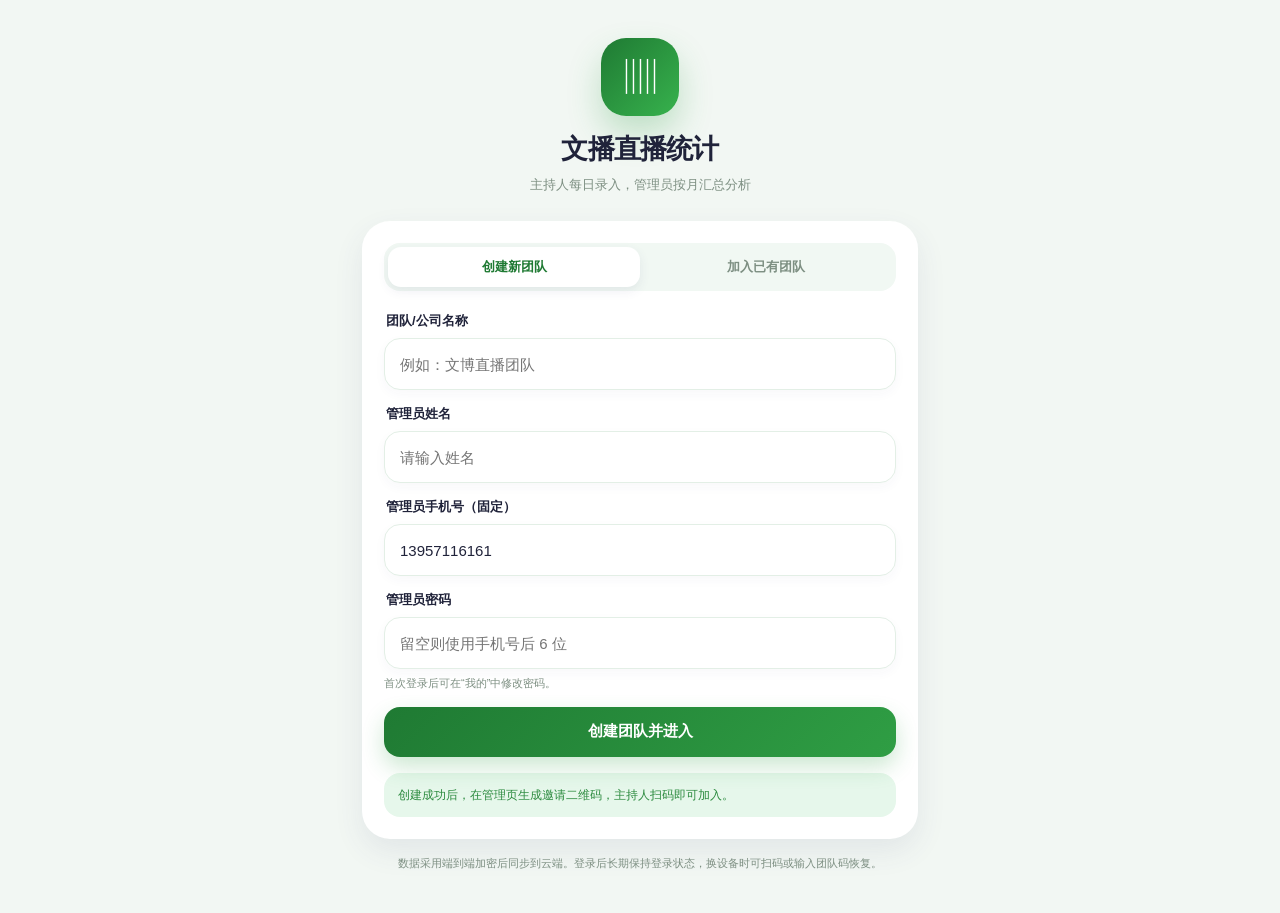
<file: index.html>
<!doctype html>
<html lang="zh-CN">
<head>
  <meta charset="utf-8" />
  <meta name="viewport" content="width=device-width, initial-scale=1, viewport-fit=cover, user-scalable=no" />
  <meta name="theme-color" content="#1f7a33" />
  <meta name="description" content="视频号直播间数据统计与趋势分析工具" />
  <meta name="mobile-web-app-capable" content="yes" />
  <meta name="apple-mobile-web-app-capable" content="yes" />
  <meta name="apple-mobile-web-app-status-bar-style" content="default" />
  <meta name="format-detection" content="telephone=no" />
  <link rel="manifest" href="./manifest.webmanifest" />
  <link rel="icon" href="./icons/icon.svg" type="image/svg+xml" />
  <link rel="apple-touch-icon" href="./icons/icon-192.png" />
  <link rel="stylesheet" href="./styles.css" />
  <title>文播直播统计</title>
</head>
<body>
  <div id="app"></div>
  <div id="toast" class="toast" role="status" aria-live="polite"></div>
  <div id="sheet-root"></div>
  <div id="modal-root"></div>
  <script src="./vendor/mqtt.min.js"></script>
  <script src="./vendor/qrcode.min.js"></script>
  <script src="./app.js"></script>
</body>
</html>
</file>
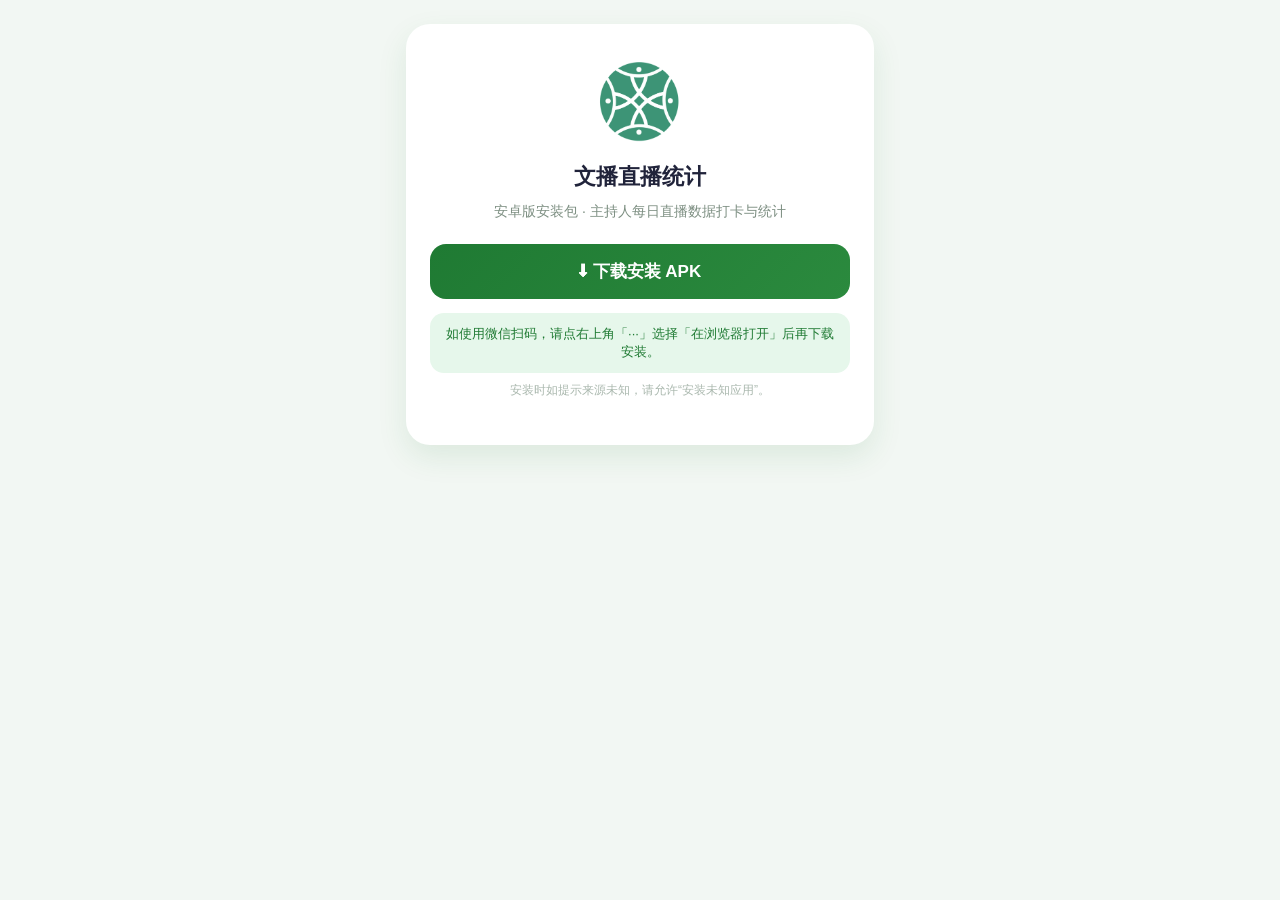
<file: install.html>
<!doctype html>
<html lang="zh-CN">
<head>
<meta charset="utf-8">
<meta name="viewport" content="width=device-width,initial-scale=1">
<title>文播直播统计 - 安卓安装</title>
<style>
  body{font-family:-apple-system,BlinkMacSystemFont,"PingFang SC","Microsoft YaHei",sans-serif;background:#f2f7f3;color:#20233a;margin:0;padding:24px;text-align:center}
  .card{max-width:420px;margin:0 auto;background:#fff;border-radius:24px;padding:36px 24px;box-shadow:0 12px 30px rgba(31,122,51,.10)}
  .logo{width:84px;height:84px;border-radius:50%;object-fit:cover;margin:0 auto 18px;display:block}
  h1{font-size:22px;margin:0 0 6px}
  p{font-size:14px;color:#7d8f82;margin:8px 0;line-height:1.6}
  .btn{display:block;background:linear-gradient(135deg,#1f7a33,#2b8a3e);color:#fff;font-size:17px;font-weight:700;padding:16px;border-radius:16px;text-decoration:none;margin:22px 0 10px}
  .tip{background:#e6f7eb;color:#1f7a33;border-radius:14px;padding:12px 14px;font-size:13px;margin-top:14px}
</style>
</head>
<body>
<div class="card">
  <img class="logo" src="icons/brand-logo.png" alt="文播直播统计">
  <h1>文播直播统计</h1>
  <p>安卓版安装包 · 主持人每日直播数据打卡与统计</p>
  <a class="btn" href="wenbo-live-stats.apk" download>⬇ 下载安装 APK</a>
  <div class="tip">如使用微信扫码，请点右上角「···」选择「在浏览器打开」后再下载安装。</div>
  <p style="font-size:12px;color:#aab8ae">安装时如提示来源未知，请允许“安装未知应用”。</p>
</div>
</body>
</html>
</file>
<file: styles.css>
:root{
  --bg:#f2f7f3; --surface:#ffffff; --surface-2:#f1f8f3; --ink:#20233a;
  --muted:#7d8f82; --line:#e3efe6; --primary:#1f7a33; --primary-2:#2b8a3e;
  --primary-soft:#e6f7eb; --success:#21b58b; --success-soft:#e8faf5;
  --warning:#f49b32; --warning-soft:#fff5e8; --danger:#ef5b72; --danger-soft:#fff0f3;
  --shadow:0 12px 30px rgba(62,68,119,.09); --shadow-soft:0 6px 18px rgba(62,68,119,.07);
  --radius:22px; --safe-bottom:env(safe-area-inset-bottom,0px);
  color-scheme:light;
}
*{box-sizing:border-box;-webkit-tap-highlight-color:transparent}
html,body{margin:0;min-height:100%;background:var(--bg);color:var(--ink);font-family:-apple-system,BlinkMacSystemFont,"Segoe UI","PingFang SC","Hiragino Sans GB","Microsoft YaHei",sans-serif}
body{overflow-x:hidden}
button,input,select,textarea{font:inherit;color:inherit}
button{border:0;background:none;cursor:pointer}
button:disabled{opacity:.55;pointer-events:none}
input,textarea{outline:none}
#app{min-height:100vh}
.app-shell{max-width:760px;margin:0 auto;min-height:100vh;background:var(--bg)}
.page{padding:0 18px calc(100px + var(--safe-bottom));animation:pageIn .24s ease both}
@keyframes pageIn{from{opacity:.3;transform:translateY(6px)}to{opacity:1;transform:none}}
.topbar{position:sticky;top:0;z-index:18;padding:calc(12px + env(safe-area-inset-top,0px)) 18px 12px;background:linear-gradient(180deg,rgba(242,247,243,.98) 76%,rgba(242,247,243,.8));backdrop-filter:blur(18px);display:flex;align-items:center;gap:12px}
.topbar-title{font-size:21px;font-weight:800;letter-spacing:-.4px;flex:1;min-width:0}
.topbar-subtitle{font-size:12px;color:var(--muted);margin-top:3px}
.avatar-button{width:42px;height:42px;border-radius:15px;background:linear-gradient(135deg,var(--primary),#2f9e44);color:#fff;font-weight:800;display:grid;place-items:center;box-shadow:0 7px 16px rgba(47,158,68,.24);flex:none}
.hero{position:relative;overflow:hidden;border-radius:28px;padding:22px;background:linear-gradient(135deg,#1f7a33 0%,#2b8a3e 54%,#37b24d 100%);color:#fff;box-shadow:0 18px 38px rgba(47,158,68,.24);margin-top:4px}
.hero:after{content:"";position:absolute;width:170px;height:170px;border-radius:50%;background:rgba(255,255,255,.11);right:-48px;top:-68px}
.hero:before{content:"";position:absolute;width:100px;height:100px;border-radius:50%;background:rgba(255,255,255,.08);right:45px;bottom:-64px}
.hero-row{display:flex;justify-content:space-between;align-items:flex-start;gap:14px;position:relative;z-index:1}
.hero-label{font-size:13px;opacity:.82;margin-bottom:8px}
.hero-value{font-size:34px;font-weight:850;line-height:1;letter-spacing:-1.1px}
.hero-unit{font-size:14px;font-weight:600;opacity:.88;margin-left:4px}
.hero-note{font-size:12px;opacity:.82;margin-top:10px}
.sync-pill{display:inline-flex;align-items:center;gap:6px;border-radius:999px;padding:7px 10px;font-size:11px;font-weight:700;background:rgba(255,255,255,.17);border:1px solid rgba(255,255,255,.18);white-space:nowrap}
.sync-dot{width:7px;height:7px;border-radius:50%;background:#9cf0d2;box-shadow:0 0 0 4px rgba(156,240,210,.14)}
.sync-pill.offline .sync-dot{background:#ffd2a8;box-shadow:0 0 0 4px rgba(255,210,168,.14)}
.sync-pill.error .sync-dot{background:#ff9cab;box-shadow:0 0 0 4px rgba(255,156,171,.15)}
.section-head{display:flex;align-items:center;justify-content:space-between;gap:10px;margin:24px 2px 12px}
.section-title{font-size:17px;font-weight:800;letter-spacing:-.2px}
.section-desc{font-size:12px;color:var(--muted);margin-top:3px}
.link-btn{font-size:13px;color:var(--primary);font-weight:700;padding:6px 0 6px 10px}
.card{background:var(--surface);border-radius:var(--radius);box-shadow:var(--shadow-soft);padding:18px}
.card+.card{margin-top:12px}
.card-tight{padding:14px}
.muted{color:var(--muted)}
.text-danger{color:var(--danger)!important}.text-success{color:var(--success)!important}.text-primary{color:var(--primary)!important}
.kpi-grid{display:grid;grid-template-columns:repeat(2,minmax(0,1fr));gap:10px}
.kpi{background:var(--surface);border-radius:19px;padding:15px;box-shadow:var(--shadow-soft);min-height:96px;display:flex;flex-direction:column;justify-content:space-between;position:relative;overflow:hidden}
.kpi:after{content:"";position:absolute;width:52px;height:52px;border-radius:50%;right:-20px;top:-20px;background:var(--primary-soft)}
.kpi.success:after{background:var(--success-soft)}.kpi.warning:after{background:var(--warning-soft)}
.kpi-label{font-size:12px;color:var(--muted);position:relative;z-index:1}
.kpi-value{font-size:25px;font-weight:850;line-height:1;letter-spacing:-.7px;position:relative;z-index:1}
.kpi-value small{font-size:12px;font-weight:700;color:var(--muted);letter-spacing:0;margin-left:3px}
.kpi-sub{font-size:11px;color:var(--muted);position:relative;z-index:1}
.chart-card{padding:17px 14px 12px;overflow:hidden}
.chart-head{display:flex;align-items:center;justify-content:space-between;gap:10px;padding:0 3px 12px}
.segmented{display:flex;background:var(--surface-2);padding:4px;border-radius:14px;gap:2px}
.segmented button{padding:7px 10px;border-radius:11px;font-size:11px;color:var(--muted);font-weight:700;white-space:nowrap;transition:.18s}
.segmented button.active{background:#fff;color:var(--primary);box-shadow:0 3px 8px rgba(69,75,130,.1)}
.chart-scroll{overflow-x:auto;overflow-y:hidden;scrollbar-width:none;padding:10px 2px 2px}
.chart-scroll::-webkit-scrollbar{display:none}
.chart-inner{display:flex;align-items:flex-end;gap:7px;height:190px;min-width:100%;width:max-content;padding:0 2px}
.bar-col{width:30px;min-width:30px;height:100%;display:flex;flex-direction:column;justify-content:flex-end;align-items:center;gap:6px}
.bar-value{font-size:10px;color:var(--muted);font-weight:700;height:14px}
.bar-track{height:138px;width:22px;background:var(--surface-2);border-radius:9px;display:flex;align-items:flex-end;overflow:hidden}
.bar-fill{width:100%;min-height:4px;border-radius:9px;background:linear-gradient(180deg,#2b8a3e,#1f7a33);transition:height .35s ease}
.bar-fill.success{background:linear-gradient(180deg,#4ed1af,#21b58b)}
.bar-fill.warning{background:linear-gradient(180deg,#ffc168,#f49b32)}
.bar-label{font-size:10px;color:var(--muted);white-space:nowrap;height:14px}
.chart-empty{height:180px;display:grid;place-items:center;color:var(--muted);font-size:13px}
.month-bar{display:flex;align-items:center;justify-content:space-between;margin:18px 0 12px}
.month-switch{display:flex;align-items:center;gap:6px;background:var(--surface);border-radius:16px;padding:6px;box-shadow:var(--shadow-soft)}
.month-arrow{width:36px;height:36px;border-radius:12px;background:var(--surface-2);display:grid;place-items:center;color:var(--primary);font-size:19px}
.month-current{min-width:116px;text-align:center;font-size:15px;font-weight:800}
.filter-row{display:flex;gap:8px;overflow-x:auto;scrollbar-width:none;padding:2px 1px 8px}
.filter-row::-webkit-scrollbar{display:none}
.filter-chip{flex:none;padding:9px 13px;border-radius:999px;background:var(--surface);box-shadow:var(--shadow-soft);font-size:12px;font-weight:700;color:var(--muted);border:1px solid transparent}
.filter-chip.active{background:var(--primary-soft);color:var(--primary);border-color:#a9e3b3}
.record-list{display:grid;gap:11px}
.record-card{background:var(--surface);border-radius:20px;padding:16px;box-shadow:var(--shadow-soft);display:flex;gap:13px;align-items:flex-start}
.record-date{width:48px;flex:none;border-radius:15px;background:var(--primary-soft);color:var(--primary);text-align:center;padding:8px 4px}
.record-day{font-size:20px;font-weight:850;line-height:1}.record-month{font-size:10px;font-weight:700;margin-top:3px}
.record-main{flex:1;min-width:0}
.record-title{font-size:15px;font-weight:800;display:flex;align-items:center;gap:6px;flex-wrap:wrap}
.record-meta{font-size:12px;color:var(--muted);margin-top:6px;line-height:1.6}
.record-peak{text-align:right;flex:none}.record-peak b{display:block;font-size:18px;color:var(--primary)}.record-peak span{font-size:10px;color:var(--muted)}
.room-tag{display:inline-flex;align-items:center;padding:3px 8px;border-radius:999px;font-size:10px;font-weight:800;color:#2b8a3e;background:#e6f7eb}
.room-tag.r2{color:#138966;background:#e9f8f3}.room-tag.r3{color:#bd6f16;background:#fff4e6}
.room-stat-cards{display:grid;grid-template-columns:repeat(2,minmax(0,1fr));gap:10px}
.room-stat-card{background:var(--surface);border-radius:19px;padding:14px;box-shadow:var(--shadow-soft)}
.room-stat-name{margin-bottom:10px}
.room-stat-grid{display:grid;grid-template-columns:1fr 1fr;gap:8px}
.room-stat-item{background:var(--surface-2);border-radius:13px;padding:10px 6px;text-align:center}
.room-stat-value{font-size:20px;font-weight:850;line-height:1;letter-spacing:-.5px}
.room-stat-label{font-size:11px;color:var(--muted);margin-top:4px}
.room-stat-card.total{background:linear-gradient(145deg,#e8faf0,#ffffff);border:1px solid #b7e4c7}
.room-tag.total{background:linear-gradient(135deg,var(--primary),#37b24d);color:#fff}
.staff-card{display:flex;gap:12px;align-items:flex-start}
.staff-avatar{width:46px;height:46px;border-radius:16px;display:grid;place-items:center;background:linear-gradient(135deg,#2b8a3e,#2f9e44);color:#fff;font-size:15px;font-weight:850;flex:none}
.staff-main{flex:1;min-width:0}.staff-name{font-size:15px;font-weight:800;display:flex;align-items:center;gap:6px}.staff-phone{font-size:12px;color:var(--muted);margin-top:3px}.staff-scope{display:flex;gap:5px;flex-wrap:wrap;margin-top:9px}.scope-tag{font-size:10px;background:var(--surface-2);color:var(--muted);padding:4px 7px;border-radius:7px;font-weight:700}.scope-tag.on{color:var(--primary);background:var(--primary-soft)}
.icon-btn{width:35px;height:35px;border-radius:12px;display:grid;place-items:center;background:var(--surface-2);color:var(--muted);flex:none}
.topbar-logo{width:43px;height:43px;border-radius:50%;object-fit:cover;flex:none}
.icon-btn.delete{background:var(--danger-soft);color:var(--danger)}
.bottom-nav{position:fixed;z-index:30;left:50%;transform:translateX(-50%);bottom:calc(10px + var(--safe-bottom));width:min(calc(100% - 24px),724px);height:67px;background:rgba(255,255,255,.94);backdrop-filter:blur(22px);border-radius:23px;box-shadow:0 13px 34px rgba(48,54,105,.17);display:flex;align-items:center;justify-content:space-around;padding:6px}
.nav-item{flex:1;height:55px;border-radius:18px;display:flex;flex-direction:column;align-items:center;justify-content:center;gap:3px;color:#9a9eb7;font-size:10px;font-weight:700;transition:.18s}
.nav-item.active{color:var(--primary);background:var(--primary-soft)}
.nav-icon{font-size:19px;line-height:1;font-style:normal}
.fab{position:fixed;z-index:25;right:22px;bottom:calc(91px + var(--safe-bottom));width:56px;height:56px;border-radius:20px;background:linear-gradient(135deg,var(--primary),#2b8a3e);color:#fff;font-size:28px;display:grid;place-items:center;box-shadow:0 13px 25px rgba(47,158,68,.33)}
.fab span{transform:translateY(-1px)}
.btn{min-height:50px;border-radius:16px;padding:0 18px;display:inline-flex;align-items:center;justify-content:center;gap:8px;font-weight:800;font-size:15px;transition:.18s}
.btn-primary{background:linear-gradient(135deg,var(--primary),#2f9e44);color:#fff;box-shadow:0 10px 22px rgba(47,158,68,.24)}
.btn-soft{background:var(--primary-soft);color:var(--primary)}
.btn-ghost{background:var(--surface-2);color:#666c8b}
.btn-danger{background:var(--danger-soft);color:var(--danger)}
.btn-success{background:var(--success-soft);color:var(--success)}
.btn-block{width:100%}.btn-row{display:flex;gap:10px}.btn-row .btn{flex:1}
.form-group{margin-bottom:15px}.form-label{display:block;font-size:13px;font-weight:750;margin:0 2px 8px}.form-hint{font-size:11px;color:var(--muted);margin-top:6px;line-height:1.5}
.input{width:100%;height:52px;border-radius:16px;background:var(--surface);border:1px solid var(--line);padding:0 15px;font-size:15px;box-shadow:0 4px 12px rgba(62,68,119,.035)}
textarea.input{height:auto;padding:14px 15px;resize:vertical;min-height:88px}
.input:focus{border-color:#a9e3b3;box-shadow:0 0 0 4px var(--primary-soft)}
.input-group{position:relative}.input-group .prefix{position:absolute;left:14px;top:50%;transform:translateY(-50%);color:var(--muted);font-size:14px;font-weight:700}.input-group .with-prefix{padding-left:48px}
.check-row{display:flex;align-items:center;gap:10px;padding:12px 0}.check-box{width:24px;height:24px;border-radius:8px;border:2px solid #cdd0e2;display:grid;place-items:center;color:transparent;background:#fff}.check-box.checked{background:var(--primary);border-color:var(--primary);color:#fff}.check-label{font-size:14px;font-weight:650}
.option-grid{display:grid;grid-template-columns:repeat(3,1fr);gap:8px}.option{padding:12px 8px;border-radius:14px;background:var(--surface-2);text-align:center;font-size:12px;font-weight:750;color:var(--muted);border:1px solid transparent}.option.active{background:var(--primary-soft);color:var(--primary);border-color:#a9e3b3}.option.small{font-size:11px}
.wellcome{min-height:100vh;padding:calc(38px + env(safe-area-inset-top,0px)) 22px calc(30px + var(--safe-bottom));max-width:600px;margin:0 auto;display:flex;flex-direction:column;justify-content:center}
.brand{text-align:center;margin-bottom:27px}.brand-icon{width:78px;height:78px;margin:0 auto 15px;border-radius:25px;display:grid;place-items:center;background:linear-gradient(135deg,var(--primary),#37b24d);color:#fff;font-size:35px;box-shadow:0 17px 33px rgba(47,158,68,.26)}.brand h1{font-size:27px;margin:0;letter-spacing:-.8px}.brand p{font-size:13px;color:var(--muted);margin:9px 0 0}
.auth-card{background:var(--surface);border-radius:28px;padding:22px;box-shadow:var(--shadow)}
.auth-switch{display:flex;background:var(--surface-2);padding:4px;border-radius:16px;margin-bottom:21px}.auth-switch button{flex:1;padding:11px 6px;border-radius:13px;font-size:13px;font-weight:800;color:var(--muted)}.auth-switch button.active{background:#fff;color:var(--primary);box-shadow:0 4px 11px rgba(62,68,119,.09)}
.sync-wait{text-align:center;padding:42px 22px}.spinner{width:42px;height:42px;border-radius:50%;border:4px solid #e6f7eb;border-top-color:var(--primary);margin:0 auto 18px;animation:spin 1s linear infinite}@keyframes spin{to{transform:rotate(360deg)}}
.info-banner{padding:13px 14px;border-radius:16px;background:var(--primary-soft);color:#2b8a3e;font-size:12px;line-height:1.55}.info-banner.warning{background:var(--warning-soft);color:#a96310}.info-banner.success{background:var(--success-soft);color:#128461}
.sheet-backdrop,.modal-backdrop{position:fixed;inset:0;background:rgba(26,29,52,.43);z-index:80;opacity:0;transition:.2s}.sheet-backdrop.show,.modal-backdrop.show{opacity:1}
.sheet{position:fixed;z-index:81;left:50%;bottom:0;transform:translate(-50%,105%);width:min(100%,760px);max-height:91vh;overflow-y:auto;background:var(--bg);border-radius:30px 30px 0 0;padding:8px 18px calc(24px + var(--safe-bottom));transition:transform .28s cubic-bezier(.2,.8,.2,1);box-shadow:0 -18px 40px rgba(42,46,88,.18)}
.sheet.show{transform:translate(-50%,0)}
.sheet-handle{width:42px;height:5px;background:#c3efcf;border-radius:99px;margin:0 auto 14px}
.sheet-head{display:flex;align-items:center;justify-content:space-between;gap:10px;margin:0 2px 19px}.sheet-title{font-size:20px;font-weight:850}.sheet-close{width:36px;height:36px;border-radius:12px;background:#e9eaf3;color:#6f7390;font-size:19px;display:grid;place-items:center}
.modal{position:fixed;z-index:81;left:50%;top:50%;transform:translate(-50%,-46%) scale(.97);width:min(calc(100% - 38px),430px);background:var(--surface);border-radius:24px;padding:22px;box-shadow:0 24px 70px rgba(28,31,65,.25);opacity:0;transition:.2s}
.modal.show{opacity:1;transform:translate(-50%,-50%) scale(1)}
.modal-title{font-size:18px;font-weight:850;margin-bottom:11px}.modal-text{font-size:13px;line-height:1.7;color:var(--muted);margin-bottom:20px}
.picker-block{margin-bottom:17px}.picker-label{font-size:13px;font-weight:800;margin:0 2px 8px;display:flex;justify-content:space-between}.picker-label small{font-weight:600;color:var(--muted)}
.wheel-shell{position:relative;background:var(--surface);border-radius:18px;padding:5px 6px;box-shadow:var(--shadow-soft)}
.wheel-shell:before,.wheel-shell:after{content:"";position:absolute;top:9px;bottom:9px;width:34px;z-index:2;pointer-events:none}.wheel-shell:before{left:2px;background:linear-gradient(90deg,var(--surface),rgba(255,255,255,0))}.wheel-shell:after{right:2px;background:linear-gradient(270deg,var(--surface),rgba(255,255,255,0))}
.wheel{display:flex;gap:8px;overflow-x:auto;scroll-snap-type:x mandatory;scrollbar-width:none;padding:7px 32px;scroll-behavior:smooth}.wheel::-webkit-scrollbar{display:none}
.wheel-item{scroll-snap-align:center;min-width:88px;padding:12px 10px;border-radius:14px;background:var(--surface-2);text-align:center;font-size:13px;font-weight:750;color:var(--muted);transition:.18s;white-space:nowrap}.wheel-item.compact{min-width:68px;font-size:12px}.wheel-item.active{background:var(--primary);color:#fff;box-shadow:0 7px 16px rgba(47,158,68,.22)}
.peak-row{display:flex;gap:9px}.peak-row .input{flex:1;text-align:center;font-size:21px;font-weight:850}.peak-step{width:50px;height:52px;border-radius:16px;background:var(--primary-soft);color:var(--primary);font-size:24px;font-weight:700}
.record-form-actions{display:flex;gap:10px;margin-top:21px}.record-form-actions .btn{flex:1}
.stat-row{display:flex;align-items:center;justify-content:space-between;padding:13px 0;border-bottom:1px solid var(--line)}.stat-row:last-child{border-bottom:0}.stat-row-label{font-size:13px;color:var(--muted)}.stat-row-value{font-size:14px;font-weight:800}
.monthly-card{display:flex;gap:12px;align-items:center;padding:15px 0;border-bottom:1px solid var(--line)}.monthly-card:last-child{border-bottom:0}.rank-no{width:31px;height:31px;border-radius:11px;background:var(--surface-2);display:grid;place-items:center;color:var(--muted);font-size:12px;font-weight:850;flex:none}.rank-no.top{background:var(--primary);color:#fff}.monthly-main{flex:1;min-width:0}.monthly-name{font-size:14px;font-weight:800}.monthly-meta{font-size:11px;color:var(--muted);margin-top:4px}.monthly-peak{text-align:right}.monthly-peak b{font-size:18px;color:var(--primary)}.monthly-peak span{display:block;font-size:10px;color:var(--muted)}
.invite-qr{width:188px;height:188px;margin:8px auto 15px;background:#fff;padding:10px;border-radius:19px;box-shadow:var(--shadow-soft);display:grid;place-items:center}.invite-code{font-family:ui-monospace,SFMono-Regular,Menlo,Consolas,monospace;font-size:18px;font-weight:850;letter-spacing:2px;text-align:center;background:var(--surface-2);border-radius:14px;padding:13px;margin-bottom:10px}
.profile-head{display:flex;align-items:center;gap:14px;padding:5px 1px 19px}.profile-avatar{width:66px;height:66px;border-radius:22px;background:linear-gradient(135deg,var(--primary),#2b8a3e);color:#fff;display:grid;place-items:center;font-size:24px;font-weight:850;box-shadow:0 12px 25px rgba(47,158,68,.23)}.profile-name{font-size:20px;font-weight:850}.profile-meta{font-size:12px;color:var(--muted);margin-top:5px}
.empty{border-radius:22px;background:var(--surface);box-shadow:var(--shadow-soft);padding:35px 18px;text-align:center}.empty-icon{font-size:31px;margin-bottom:7px}.empty-title{font-size:14px;font-weight:800}.empty-desc{font-size:12px;color:var(--muted);margin-top:6px;line-height:1.6}
.toast{position:fixed;z-index:200;left:50%;bottom:calc(92px + var(--safe-bottom));transform:translate(-50%,20px);max-width:calc(100% - 44px);padding:12px 16px;border-radius:14px;background:rgba(36,39,67,.94);color:#fff;font-size:13px;font-weight:650;line-height:1.45;opacity:0;pointer-events:none;transition:.22s;box-shadow:0 12px 30px rgba(0,0,0,.2)}.toast.show{opacity:1;transform:translate(-50%,0)}.toast.success{background:rgba(24,146,111,.96)}.toast.error{background:rgba(205,65,91,.96)}
.skeleton{background:linear-gradient(90deg,#eceef6 25%,#f6f7fb 38%,#eceef6 63%);background-size:400% 100%;animation:shimmer 1.3s infinite;border-radius:12px}@keyframes shimmer{0%{background-position:100% 0}100%{background-position:-100% 0}}
.safe-note{font-size:11px;color:var(--muted);text-align:center;line-height:1.65;margin-top:15px}
@media(min-width:700px){
  .page{padding-left:26px;padding-right:26px}
  .topbar{padding-left:26px;padding-right:26px}
  .kpi-grid{grid-template-columns:repeat(4,minmax(0,1fr))}
  .bottom-nav{width:min(calc(100% - 40px),724px)}
}

/* ===== 新增组件（绿色主题） ===== */
.avatar{display:inline-flex;align-items:center;justify-content:center;flex:none}
.avatar-xs{width:22px;height:22px;border-radius:8px;background:var(--surface-2);font-size:13px;line-height:1;display:inline-flex;align-items:center;justify-content:center;margin-right:6px;flex:none}
.avatar-sm{width:38px;height:38px;border-radius:13px;background:var(--surface-2);font-size:21px;display:grid;place-items:center;flex:none}
.avatar-md{width:44px;height:44px;border-radius:15px;background:var(--surface-2);font-size:25px;display:grid;place-items:center;flex:none}
.record-title{display:flex;align-items:center;flex-wrap:wrap;gap:6px}
.avatar-grid{display:grid;grid-template-columns:repeat(6,1fr);gap:10px}
.avatar-option{font-size:26px;padding:10px 0;border-radius:14px;background:var(--surface-2);display:grid;place-items:center;border:2px solid transparent}
.avatar-option.active{border-color:var(--primary);background:var(--primary-soft)}
.range-bar{display:flex;align-items:center;justify-content:space-between;gap:10px;margin-bottom:4px}
.range-bar .segmented{flex:1;justify-content:flex-start;overflow-x:auto}
.month-switch{display:flex;align-items:center;gap:6px;flex:none}
.month-current{font-size:13px;font-weight:800;padding:7px 10px;background:var(--surface-2);border-radius:12px;white-space:nowrap}
.month-arrow{width:32px;height:32px;border-radius:11px;background:var(--surface);box-shadow:var(--shadow-soft);font-size:17px;font-weight:800;color:var(--primary)}
.user-room-card{padding:13px 0;border-bottom:1px solid var(--line)}
.user-room-card:last-child{border-bottom:0}
.user-room-head{display:flex;align-items:center;gap:10px}
.user-room-name{font-size:14px;font-weight:800;flex:1;min-width:0}
.user-room-total{font-size:12px;font-weight:700;color:var(--primary);white-space:nowrap}
.user-room-grid{display:grid;grid-template-columns:repeat(auto-fill,minmax(112px,1fr));gap:8px;margin-top:10px}
.user-room-cell{background:var(--surface-2);border-radius:13px;padding:9px 10px;text-align:left}
.user-room-row{display:flex;align-items:center;justify-content:space-between;gap:6px;min-width:0}
.user-room-cell .room-name{font-size:11px;color:var(--muted);overflow:hidden;text-overflow:ellipsis;white-space:nowrap;flex:1;min-width:0}
.user-room-cell .room-count{font-size:14px;font-weight:800;color:var(--ink);white-space:nowrap}
.user-room-bar{height:5px;border-radius:3px;background:var(--surface);margin-top:6px;overflow:hidden}
.user-room-bar-fill{height:100%;background:linear-gradient(90deg,var(--primary-2),var(--primary));border-radius:3px;transition:width .35s ease}
.user-room-cell .room-avg{font-size:10px;color:var(--muted);margin-top:4px}
.bar-sub{font-size:10px;color:var(--muted);text-align:center;margin-top:3px}
.fab{display:none!important}

.avatar,.avatar-xs,.avatar-sm,.avatar-md,.avatar-button,.profile-avatar,.staff-avatar{overflow:hidden}

.room-trend{padding:12px 0;border-bottom:1px solid var(--line)}
.room-trend:last-child{border-bottom:0}
.room-trend-head{display:flex;align-items:center;justify-content:space-between;margin-bottom:8px}
.room-trend-count{font-size:11px;font-weight:700;color:var(--muted)}
.chart-inner{display:flex;gap:4px;align-items:flex-end;min-width:max-content}
.mini-bar-col{display:flex;flex-direction:column;align-items:center;gap:4px;width:24px;flex:none}
.mini-bar-value{font-size:9px;font-weight:700;color:var(--primary);height:12px;line-height:12px}
.mini-bar-track{height:74px;width:16px;border-radius:8px;background:var(--surface-2);display:flex;align-items:flex-end;overflow:hidden}
.mini-bar-fill{width:100%;border-radius:8px;background:linear-gradient(180deg,#2b8a3e,#1f7a33);min-height:2px}
.mini-bar-label{font-size:9px;color:var(--muted);white-space:nowrap;height:12px;line-height:12px}
.mini-bar-count{font-size:8px;color:var(--muted);white-space:nowrap;height:10px;line-height:10px}
.chart-inner-mini{height:auto;padding:0}
.chart-spacer{flex:none;width:0;height:1px}
.mini-bar-col.is-today .mini-bar-fill{background:linear-gradient(180deg,#2f9e68,#1f7a33)}
.mini-bar-col.is-today .mini-bar-label{color:var(--primary);font-weight:700}
.mini-bar-col.is-today .mini-bar-value{color:var(--primary)}
</file>
